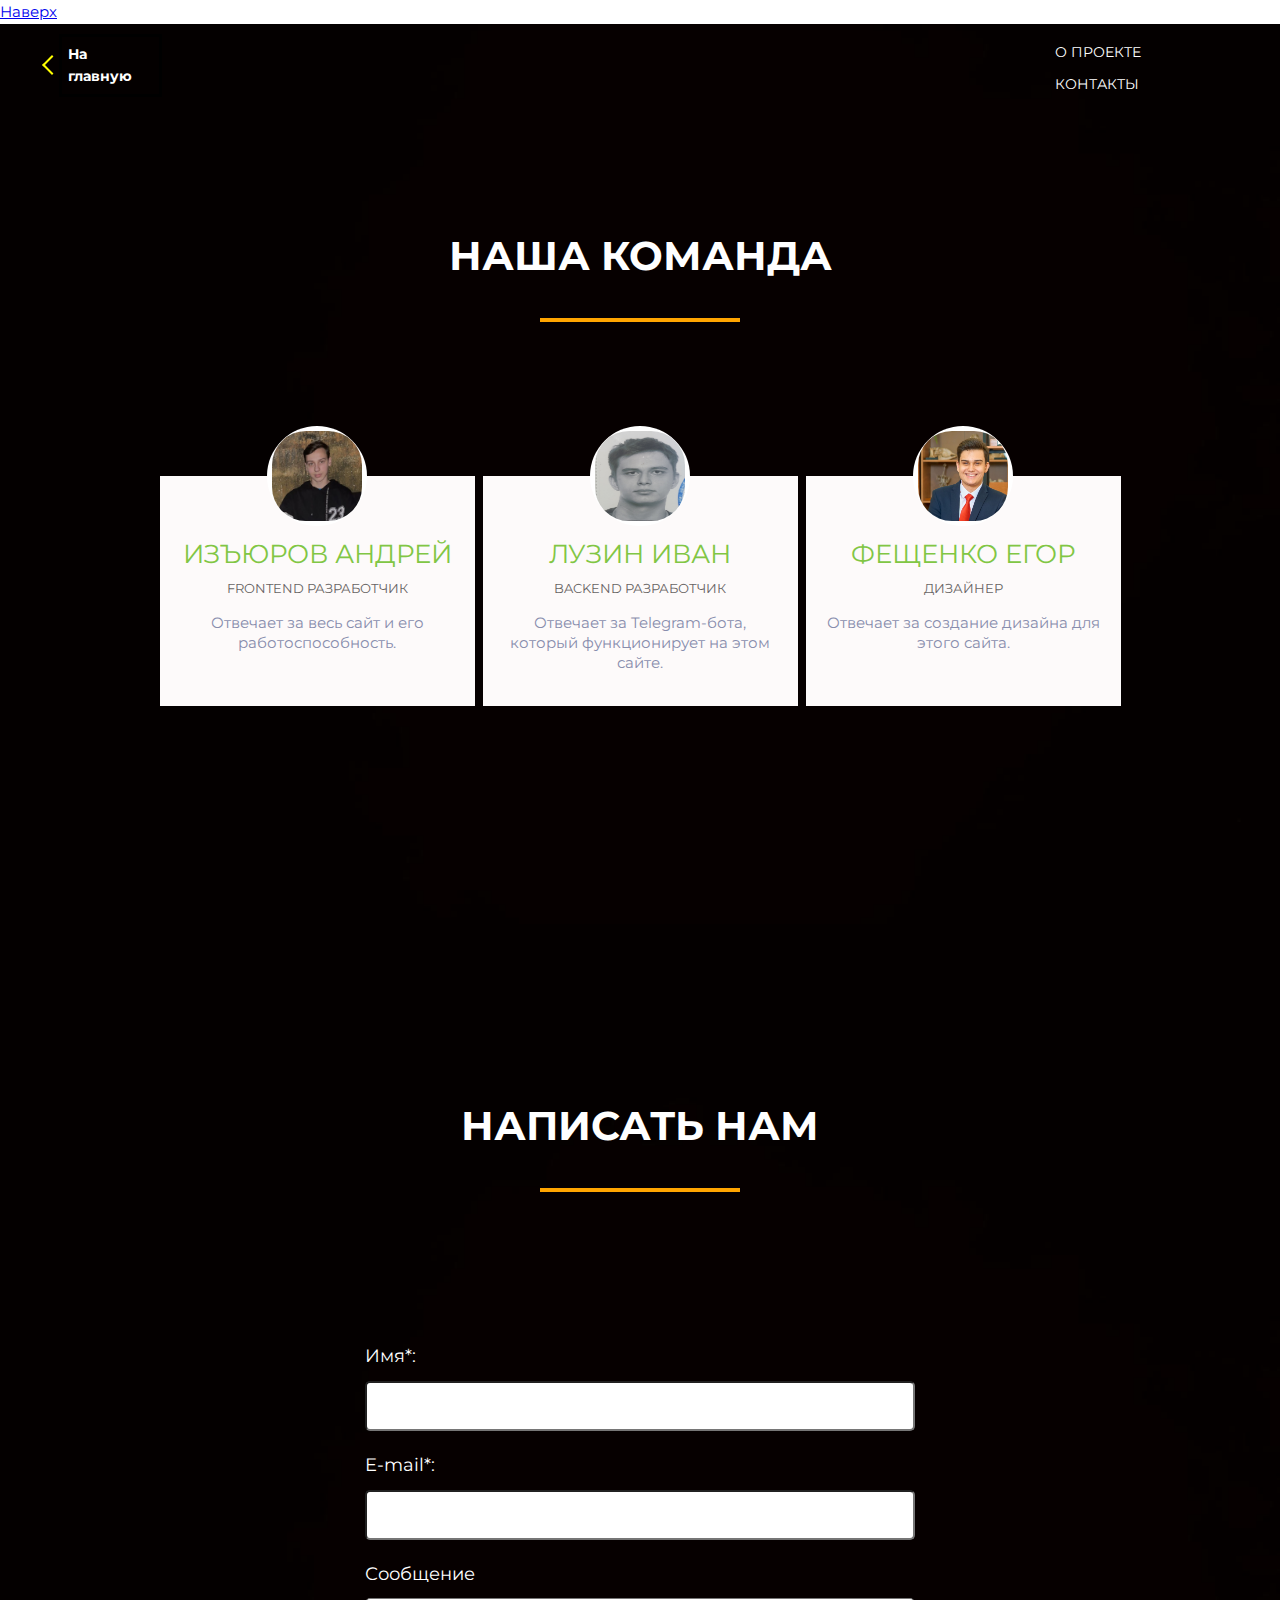
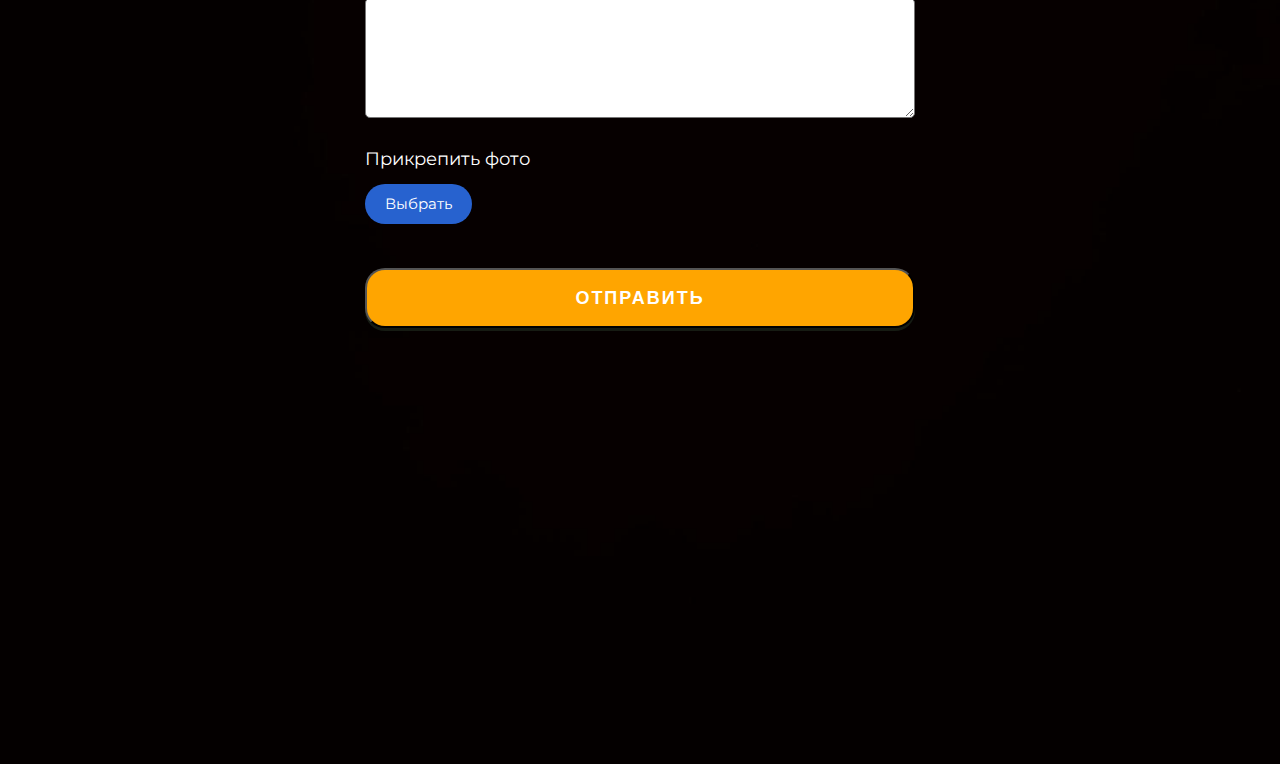
<file: indexcont.html>
<!DOCTYPE html>
<html lang="en">
<html lang="ru">

    <script src="https://code.jquery.com/jquery-3.6.1.min.js"></script>

    <script type="text/javascript">
        $(document).ready(function () {
    
            $(window).scroll(function () {
                if ($(this).scrollTop() > 100) {
                    $('.scrollup').fadeIn();
                } else {
                    $('.scrollup').fadeOut();
                }
            });
    
            $('.scrollup').click(function () {
                $("html, body").animate({ scrollTop: 0 }, 600);
                return false;
            });
    
        });
    
    </script>
    
    <script type="text/javascript">
        jQuery(document).ready(function ($) {
            $(function () {
                $('.btn').click(function () {
                    $('.switch-form').toggleClass('start-anim');
    
                });
            });
        });
    
    </script>

<head>
    <meta charset="UTF-8">
    <meta http-equiv="X-UA-Compatible" content="IE=edge">
    <meta name="viewport" content="width=device-width, initial-scale=1.0">
    <link rel="icon" href="./assets/images/logoza2.ru.png">
    <link rel="stylesheet" href="assets/css/style2.css">
    <link href="https://fonts.googleapis.com/css2?family=Kaushan+Script&family=Montserrat:wght@400;700&display=swap"
        rel="stylesheet">
    <title>SmartEye</title>
</head>

<a href="#" class="scrollup">Наверх</a>

<body>

    <header class="header">
        <div class="container">
            <div class="header__inner">

                <a class="nazad__link" href="index.html"></a>
                <a class="nazad__text" href="index.html">На главную</a>

                <nav class="nav">
                    <a class="nav__link" href="project.html">О проекте</a>
                    <a class="nav__link" href="indexcont.html">Контакты</a>
                </nav>

            </div>
        </div>
    </header>

    <div class="intro2">
        <h1 class="form__title1">НАША КОМАНДА</h1>
        <div class="container">

            <div class="kadupis-decung">
                <div class="cumconevu">
                    <div class="volupavum">
                        <div class="vumkob-salovum">
                            <img src="./assets/images/andre.jpg" alt="Ключевые слова">
                        </div>
                        <a class="vk_linkEgor" target="_blank" href="https://vk.com/v0lkin_andr3">Изъюров Андрей</a>
                        <p class="role">frontend разработчик</p>
                        <p>Отвечает за весь сайт и его работоспособность.</p>
                    </div>
                    <div class="volupavum">
                        <div class="vumkob-salovum">
                            <img src="./assets/images/ivan.jpg" alt="Ключевые фразы">
                        </div>
                        <a class="vk_linkEgor" target="_blank" href="https://vk.com/sader_went">Лузин Иван</a>
                        <p class="role">backend разработчик</p>
                        <p>Отвечает за Telegram-бота, который функционирует на этом сайте.</p>
                    </div>
                    <div class="volupavum">
                        <div class="vumkob-salovum">
                            <img src="./assets/images/egor.png" alt="Ключевое слово под изображение">
                        </div>
                        <a class="vk_linkEgor" target="_blank" href="https://vk.com/egoryasius">Фещенко Егор</a>
                        <p class="role">Дизайнер</p>
                        <p>Отвечает за создание дизайна для этого сайта.</p>
                    </div>
                </div>
            </div>

        </div>

    </div>

    <div class="intro">
        <h1 class="form__title">НАПИСАТЬ НАМ</h1>
        <div class="wrapper">

            <div class="form">
                <form action="#" id="form" class="form__body">

                    <div class="form__item">
                        <label for="formName" class="form__label">Имя*:</label>
                        <input id="formName" type="text" name="name" class="form__input _req">
                    </div>
                    <div class="form__item">

                        <label for="formEmail" class="form__label">E-mail*:</label>
                        <input id="formEmail" type="text" name="email" class="form__input _req _email">
                    </div>

                    <div class="form__item">
                        <label for="formMessage" class="form__label">Сообщение</label>
                        <textarea name="message" id="formMessage" class="form__input"></textarea>

                    </div>

                    <div class="form__item">

                        <div class="form__label">Прикрепить фото</div>
                        <div class="file">
                            <div class="file__item">
                                <input id="formImage" accept=".jpg, .png, .gif" type="file" name="image"
                                    class="file__input">
                                <div class="file__button">Выбрать</div>
                            </div>
                            <div id="formPreview" class="file__preview"></div>
                        </div>
                    </div>
                    <button type="submit" class="form__button">Отправить</button>
                </form>
            </div>
        </div>


    </div>

    



    <script src="assets/js/script.js"></script>
</body>



</html>
</file>
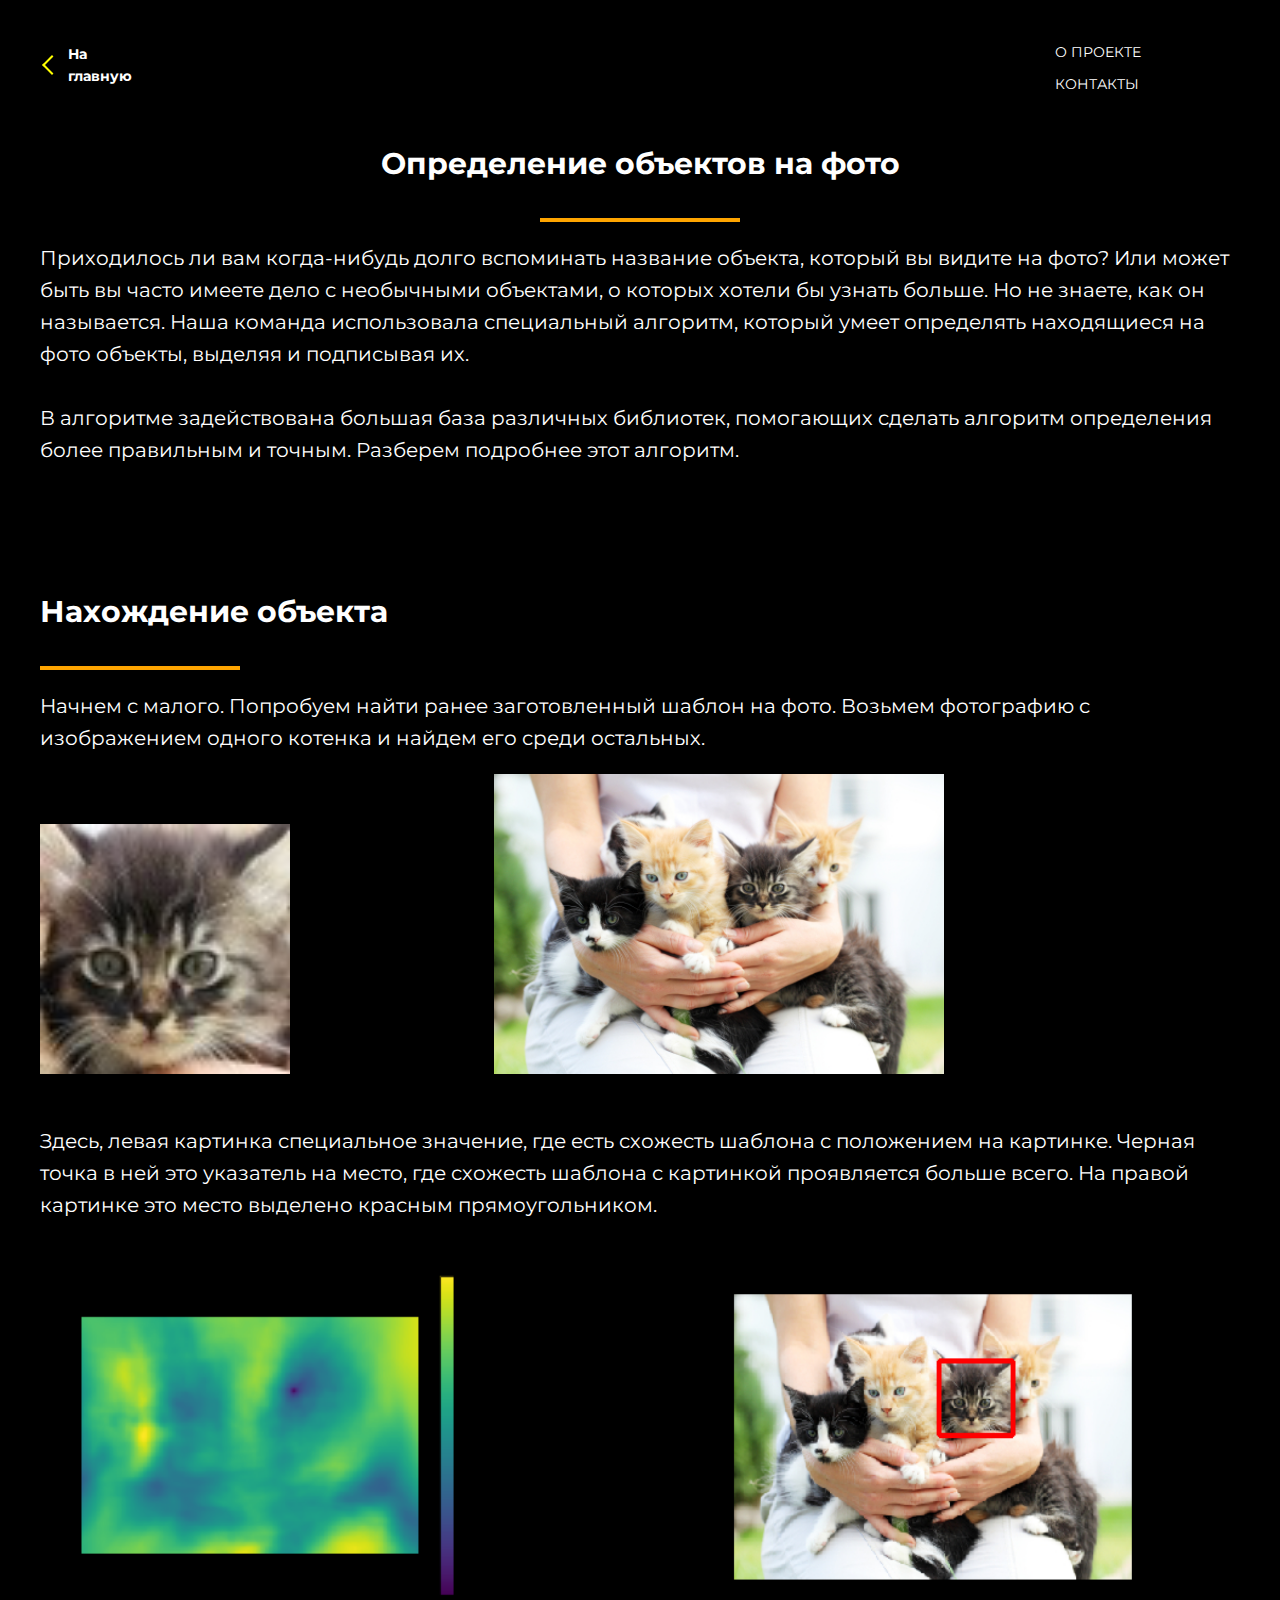
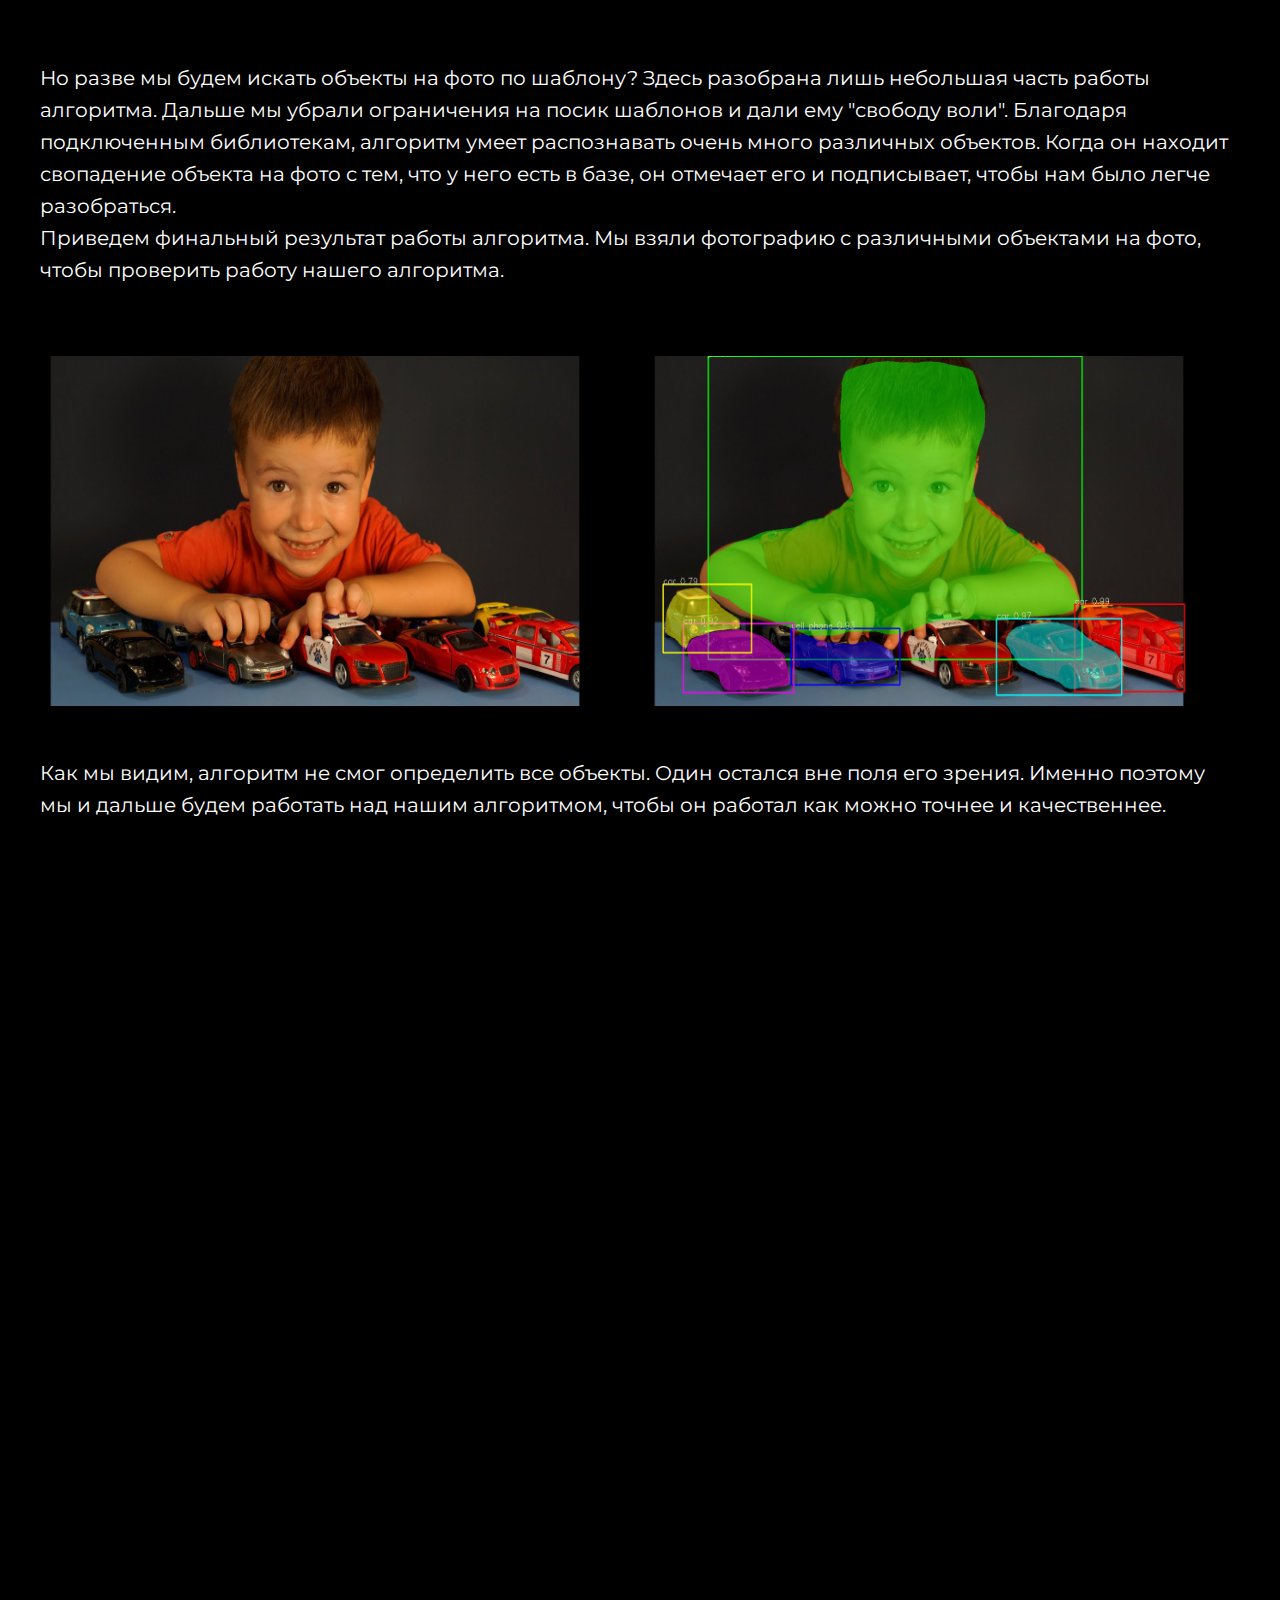
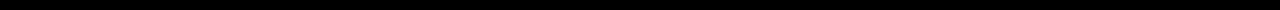
<file: project.html>
<!DOCTYPE html>
<html lang="en">
<html lang="ru">

    <script src="https://code.jquery.com/jquery-3.6.1.min.js"></script>

    <script type="text/javascript">
        $(document).ready(function () {
    
            $(window).scroll(function () {
                if ($(this).scrollTop() > 100) {
                    $('.scrollup').fadeIn();
                } else {
                    $('.scrollup').fadeOut();
                }
            });
    
            $('.scrollup').click(function () {
                $("html, body").animate({ scrollTop: 0 }, 600);
                return false;
            });
    
        });
    
    </script>
    
    <script type="text/javascript">
        jQuery(document).ready(function ($) {
            $(function () {
                $('.btn').click(function () {
                    $('.switch-form').toggleClass('start-anim');
    
                });
            });
        });
    
    </script>

<head>
    <meta charset="UTF-8">
    <meta http-equiv="X-UA-Compatible" content="IE=edge">
    <meta name="viewport" content="width=device-width, initial-scale=1.0">
    <link rel="icon" href="./assets/images/logoza2.ru.png">
    <link rel="stylesheet" href="assets/css/style3.css">
    <link href="https://fonts.googleapis.com/css2?family=Kaushan+Script&family=Montserrat:wght@400;700&display=swap"
        rel="stylesheet">
    <title>SmartEye</title>
</head>

<a href="#" class="scrollup">Наверх</a>

<body>

    <header class="header">
        <div class="container">
            <div class="header__inner">

                <a class="nazad__link" href="index.html"></a>
                <a class="nazad__text" href="index.html">На главную</a>

                <nav class="nav">
                    <a class="nav__link" href="index.html">О проекте</a>
                    <a class="nav__link" href="indexcont.html">Контакты</a>
                </nav>

            </div>
        </div>


    </header>

    <div class="intro__osn">
        <div class="container">
            <div class="intro_inner">



                <h1 class="osnov_text">Определение объектов на фото</h1>


                <p class="main__info">Приходилось ли вам когда-нибудь долго вспоминать название объекта, который вы
                    видите на фото? Или может быть вы часто имеете дело с необычными объектами, о которых хотели бы
                    узнать больше. Но не знаете, как он называется. Наша команда использовала специальный алгоритм,
                    который умеет определять находящиеся на фото объекты, выделяя и подписывая их.
                    <br>
                    <br>
                    В алгоритме задействована большая база различных библиотек, помогающих сделать алгоритм определения
                    более правильным и точным. Разберем подробнее этот алгоритм.
                    <br>
                    <br>
                </p>

                <h2 class="osnov_text2">Нахождение объекта</h2>

                <p class="main__info2">

                    Начнем с малого. Попробуем найти ранее заготовленный шаблон на фото. Возьмем фотографию с
                    изображением одного котенка и найдем его среди остальных.
                </p>


                <img class="shablon" src="./assets/images/shablon.png">


                <img class="shablon_main" src="./assets/images/shablon_osn.png">

                <br>
                <br>

                <p class="main__info2">Здесь, левая картинка специальное значение, где есть схожесть шаблона с
                    положением на картинке. Черная точка в ней это указатель на место, где схожесть шаблона с картинкой
                    проявляется больше всего. На правой картинке это место выделено красным прямоугольником. </p>

                <img class="shablon2" src="./assets/images/shablon2.png">


                <img class="shablon_main2" src="./assets/images/shablonmain2.png">

                <br>
                <br>

                <p class="main__info2">Но разве мы будем искать объекты на фото по шаблону? Здесь разобрана лишь небольшая часть работы алгоритма. Дальше мы убрали ограничения на посик шаблонов и дали ему "свободу воли". Благодаря подключенным библиотекам, алгоритм умеет распознавать очень много различных объектов. Когда он находит свопадение объекта на фото с тем, что у него есть в базе, он отмечает его и подписывает, чтобы нам было легче разобраться. 
                    <br>
                    Приведем финальный результат работы алгоритма. Мы взяли фотографию с различными объектами на фото, чтобы проверить работу нашего алгоритма.</p>


                    <img class="shablon3" src="./assets/images/shablon3.jpg">


                <img class="shablon_main3" src="./assets/images/shablonmain3.jpg">

                <br>
                <br>

                <p class="main__info2">Как мы видим, алгоритм не смог определить все объекты. Один остался вне поля его зрения. Именно поэтому мы и дальше будем работать над нашим алгоритмом, чтобы он работал как можно точнее и качественнее.</p>



            </div>

        </div>
    </div>

</body>

</html>
</file>
<file: assets/css/style2.css>
body {
    margin: 0;
    font-family: 'Montserrat', sans-serif;

    font-size: 15px;
    line-height: 1.6;
    color: #333;
}

*,
*:before,
*:after {


    box-sizing: border-box;
}

h1,
h2,
h3,
h4,
h5,
h6 {
    margin: 0;
}

.container {
    width: 100%;
    max-width: 1200px;
    margin: 0 auto;
}

.header {
    width: 100%;

    position: absolute;
    top: 0;
    left: 0;
    right: 0;

    z-index: 1000;

}

.header__inner {
    padding-top: 30px;
    display: flex;
    justify-content: space-between;
    align-items: center;
}

.nazad__link {
    display: inline-block;
    padding: 6px 6px;
    border-top: 2px solid yellow !important;

    border-right: 2px solid yellow !important;

    margin: 3px 0 0 5px;

    transform: rotate(-135deg);



}

.nazad__text {
    display: inline-block;
    padding: 6px 6px;
    border: 3px, solid, black;
    font-size: 14px;
    font-weight: 700;
    margin-left: 0px;
    position: relative;
    margin-top: 4px;
    margin-right: 878px;
    text-decoration: none;
    color: white;
}

.nazad__text:hover {
    color: orange;
}

.nazad__text:after {
    content: " ";
    display: block;
    width: 100%;
    height: 3px;
    display: none;

    background-color: orange;

    position: absolute;
    top: 100%;
    left: 0;
    z-index: 1;
}

.nazad__text:hover:after {
    display: block;
}


.nav {
    font-size: 14px;
    text-transform: uppercase;
}

.nav__link {
    display: inline-block;
    vertical-align: top;
    position: relative;
    margin-left: 15px;
    margin-right: 0px;
    margin-top: 10px;
    color: white;
    text-decoration: none;
    transition: color 0.2s linear;
}

.nav__link:hover {
    color: orange;
}

.nav__link:after {
    content: " ";
    display: block;
    width: 100%;
    height: 3px;
    display: none;

    background-color: orange;

    position: absolute;
    top: 100%;
    left: 0;
    z-index: 1;
}

.nav__link:hover:after {
    display: block;
}

.intro {
    width: 100%;
    height: 160vh;
    display: flex;
    flex-direction: column;
    background: url("../images/osnov_in.jpg") center no-repeat;
    -webkit-background-size: cover;
    background-size: cover;

}

.intro2 {

    width: 100%;
    height: 100vh;
    display: flex;
    flex-direction: column;

    background: url("../images/osnov_in.jpg") center no-repeat;
    -webkit-background-size: cover;
    background-size: cover;

}

.text_email {

    color: blue;
    font-size: 25px;
    display: inline-block;
    margin-top: 80px;
}

.text_phone {
    color: blue;
    font-size: 25px;
    display: inline-block;
    margin-top: 85px;

}

.link_inner {
    padding-top: 100px;
    display: flex;
    justify-content: space-between;
    align-items: center;
    padding-left: 65px;
}

.link {
    display: flex;
    padding: 70px, 15px;
    width: 340px;
    height: 350px;
    padding-left: 10px;
    border: 5px solid white;
    border-radius: 450px;
    font-size: 20px;
    font-weight: 700;
    margin-top: 10%;

}

.Text_A {
    display: inline-block;
    font-size: 20px;
    color: white;
}

.egor__image{
    display: inline-block;
    border: 5px solid white;
    border-radius: 450px;

}



.about__inner{
    padding-top: 90px;
    justify-content: space-between;
}

.kadupis-decung{
    margin-top: 30px;
  }
  
  .kadupis-decung h1{
    font-family: 'Allura', cursive;
    font-size: 52px;
    margin-bottom: 60px;
    text-align: center;
  }
  
  .cumconevu{
    display: flex;
    justify-content: center;
    width: auto;
    text-align: center;
    flex-wrap: wrap;
   padding-top: 120px;
  }
  
  .cumconevu .volupavum {
    background: #fdfafa;
    margin: 4px;
    margin-bottom: 50px;
    width: 315px;
    padding: 18px;
    line-height: 20px;
    color: #888dad;
    position: relative;
  }
  
  .cumconevu .volupavum a{
    color: #81c644;
    font-size: 26px;
    margin-top: 50px;
  }

  .vk_linkEgor {
    display: inline-block;
    text-transform: uppercase;
    text-decoration: none;
}
  
  .cumconevu .volupavum p.role {
    color: #676363;
    margin: 10px 0;
    font-size: 13px;
    text-transform: uppercase;
  }
  
  .cumconevu .volupavum .vumkob-salovum{
    position: absolute;
    top: -50px;
    left: 50%;
    transform: translateX(-50%);
    width: 100px;
    height: 100px;
    border-radius: 50%;
    background: #fff;
  }
  
  .cumconevu .volupavum .vumkob-salovum img{
    width: 100px;
    height: 100px;
    padding: 5px;
    border-radius: 39px;
  }

h1::after{
    content: "";
    display: block;
    margin: 0 auto;
    width: 200px;
    padding-top: 30px;
    border-bottom: 4px solid orange;
} 

.form{
    max-width: 550px;
    margin: 0 auto;
    color: black;
    padding: 150px 0;
}

.form *{
    outline: none;
}

.form__body{
    position: relative;

}

.form__body::after{
    content: "";
    position: absolute;
    top: 0;
    left: 0;
    width: 100%;
    height: 100%;
    background: rgba(51, 51, 51, 0.9) url("../images/3F3F.gif") center / 100px no-repeat;
    opacity: 0;
    visibility: hidden;
}

.form__body._sending::after{
    opacity: 1;
    visibility: visible;
}

.form__title{
    font-size: 40px;
    font-weight: 700;
    margin: 0 auto;
    padding-top: 170px;
    color: white;
}

.form__item{
    margin: 0px 0px 20px 0px;
}

.form__label{
font-size: 18px;
display: block;
margin: 0px 0px 10px 0px;
color: white;
}


.form__input{
height: 50px;
padding: 0px 20px;
border-radius: 5px;
width: 100%;
font-size: 18px;
transition: all 0.5s ease 0s;
}

.form__input:focus{
    box-shadow: 0 0 30px #c9e208;
}

.form__input._error{
    box-shadow: 0 0 70px rgb(255, 3, 3);
}

textarea.form__input{
    min-height: 120px;
    resize: vertical;
    padding: 20px;
}


.file__item{
position: relative;

}

.file__input{
position: absolute;
top: 0;
left: 0;
width: 100%;
height: 100%;
opacity: 0;
font-size: 0;
cursor: pointer;
}

.file__button{
display: inline-flex;
min-height: 40px;
border-radius: 30px;
justify-content: center;
align-items: center;
background-color: rgb(39, 98, 207);
color: white;
padding: 0px 20px;

}

.file__preview{
display: inline-block;
max-width: 100px;
padding: 10px 0px 0px 0px;

}

.file__preview img{
    max-width: 200px;
    
}

.form__button{
    width: 100%;
    display: flex;
    justify-content: center;
    align-items: center;
    min-height: 60px;
    background-color: orange;
    color: white;
    font-size: 18px;
    text-transform: uppercase;
    letter-spacing: 2px;
    font-weight: 700;
    cursor: pointer;
    border-radius: 20px;
    box-shadow: 0 3px 0 #161b13;
    transition: background-color 0.5s ease 0s;
    position: relative;
    top: 0;

}

.form__button:hover{
    background-color: rgb(186, 122, 4);
}

.form__button:active{
    top: 3px;
    box-shadow: 0 1px 0 #161b13;
}

.form__title1{
    margin: 0 auto;
    padding-top: 200px;
    color: white;
    font-size: 40px;
    font-weight: 700;
}
</file>
<file: assets/css/style3.css>
.scrollup {
    width: 70px;
    height: 70px;
    opacity: 0.3;
    position: fixed;
    bottom: 50px;
    left: 10px;
    display: none;
    text-indent: -9999px;
    background: url('../images/icon_top.png') no-repeat;
}

body {
    margin: 0;
    font-family: 'Montserrat', sans-serif;

    font-size: 15px;
    line-height: 1.6;
    color: #333;
}

*,
*:before,
*:after {


    box-sizing: border-box;
}

h1,
h2,
h3,
h4,
h5,
h6 {
    margin: 0;
}

h1::after{
    content: "";
    display: block;
    margin: 0 auto;
    width: 200px;
    padding-top: 30px;
    border-bottom: 4px solid orange;
}

h2::after{
    content: "";
    display: block;
    margin: left;
    width: 200px;
    padding-top: 30px;
    border-bottom: 4px solid orange;
}

.container {
    width: 100%;
    max-width: 1200px;
    margin: 0 auto;
}

.header {
    width: 100%;

    position: absolute;
    top: 0;
    left: 0;
    right: 0;

    z-index: 1000;

    background-color: black;

}

.header__inner {
    padding-top: 30px;
    display: flex;
    justify-content: space-between;
    align-items: center;
}

.nazad__link {
    display: inline-block;
    padding: 6px 6px;
    border-top: 2px solid yellow !important;

    border-right: 2px solid yellow !important;

    margin: 3px 0 0 5px;

    transform: rotate(-135deg);

}

.nazad__text {
    display: inline-block;
    padding: 6px 6px;
    border: 3px, solid, black;
    font-size: 14px;
    font-weight: 700;
    margin-left: 0px;
    position: relative;
    margin-top: 4px;
    margin-right: 878px;
    text-decoration: none;
    color: white;
}

.nazad__text:hover {
    color: orange;
}

.nazad__text:after {
    content: " ";
    display: block;
    width: 100%;
    height: 3px;
    display: none;

    background-color: orange;

    position: absolute;
    top: 100%;
    left: 0;
    z-index: 1;
}

.nazad__text:hover:after {
    display: block;
}


.nav {
    font-size: 14px;
    text-transform: uppercase;
}

.nav__link {
    display: inline-block;
    vertical-align: top;
    position: relative;
    margin-left: 15px;
    margin-right: 0px;
    margin-top: 10px;
    color: white;
    text-decoration: none;
    transition: color 0.2s linear;
}

.nav__link:hover {
    color: orange;
}

.nav__link:after {
    content: " ";
    display: block;
    width: 100%;
    height: 3px;
    display: none;

    background-color: orange;

    position: absolute;
    top: 100%;
    left: 0;
    z-index: 1;
}

.nav__link:hover:after {
    display: block;
}

.intro__osn {
    margin-top: 60px;
    width: 100%;
    height: 350vh;
    display: flex;
    background-color: black;
    -webkit-background-size: cover;
    background-size: 100%;

}

.intro__inner {

    display: flex;
    width: 100%;
    max-width: 1200px;
   
}

.osnov_text{
    margin-top: 80px;
    text-align: center;
    color: white;
    font-size: 30px;
    font-weight: 700;
}

.text__padding{
    border: 0px 0px 5px 5px;
    border-color: white;
}

.main__info{

    font-size: 20px;
    color: white;
}

.osnov_text2{
    margin-top: 90px;
    text-align: left;
    color: white;
    font-size: 30px;
    font-weight: 700;
}

.main__info2{

    font-size: 20px;
    color: white;
}

.shablon{
    width: 250px;
    height: 250px;
}

.shablon_main{
    width: 450px;
    height: 300px;
    margin-left: 200px;
}

.shablon2{
    margin-top: 20px;
    width: 450px;
    height: 350px;
}

.shablon_main2{
    width: 450px;
    height: 330px;
    margin-left: 200px;
}

.shablon3{
    margin-top: 50px;
    width: 550px;
    height: 350px;
}

.shablon_main3{
    width: 550px;
    height: 350px;
    margin-left: 50px;
}

@media screen and (max-width:420px){

    h2::after{
        content: "";
        display: block;
        margin: 0 auto;
        width: 150px;
        padding-top: 30px;
        border-bottom: 4px solid orange;
    }

    .intro__osn {
        margin-top: 60px;
        width: 100%;
        height: 380vh;
        display: flex;
        background-color: black;
        -webkit-background-size: cover;
        background-size: 100%;
    
    }

    .osnov_text {
        margin-top: 80px;
        text-align: center;
        color: white;
        font-size: 20px;
        font-weight: 700;
    }

    .main__info {
        font-size: 15px;
        color: white;
    }

    .osnov_text2 {
        margin-top: 90px;
        text-align: center;
        color: white;
        font-size: 20px;
        font-weight: 700;
    }

    .main__info2 {
        font-size: 15px;
        color: white;
    }

    .shablon {
        width: 100px;
        height: 100px;
    }

    .shablon_main {
        width: 250px;
        height: 150px;
        margin-left: 10px;
    }

    .shablon2 {
        margin-top: 20px;
        width: 250px;
        height: 150px;
    }

    .shablon_main2 {
        width: 250px;
        height: 150px;
        margin-left: 150px;
    }

    .shablon3 {
        margin-top: 50px;
        width: 350px;
        height: 250px;
        margin-left: 10px;
    }

    .shablon_main3 {
        width: 350px;
        height: 250px;
        margin-left: 10px;
    }

}
</file>
